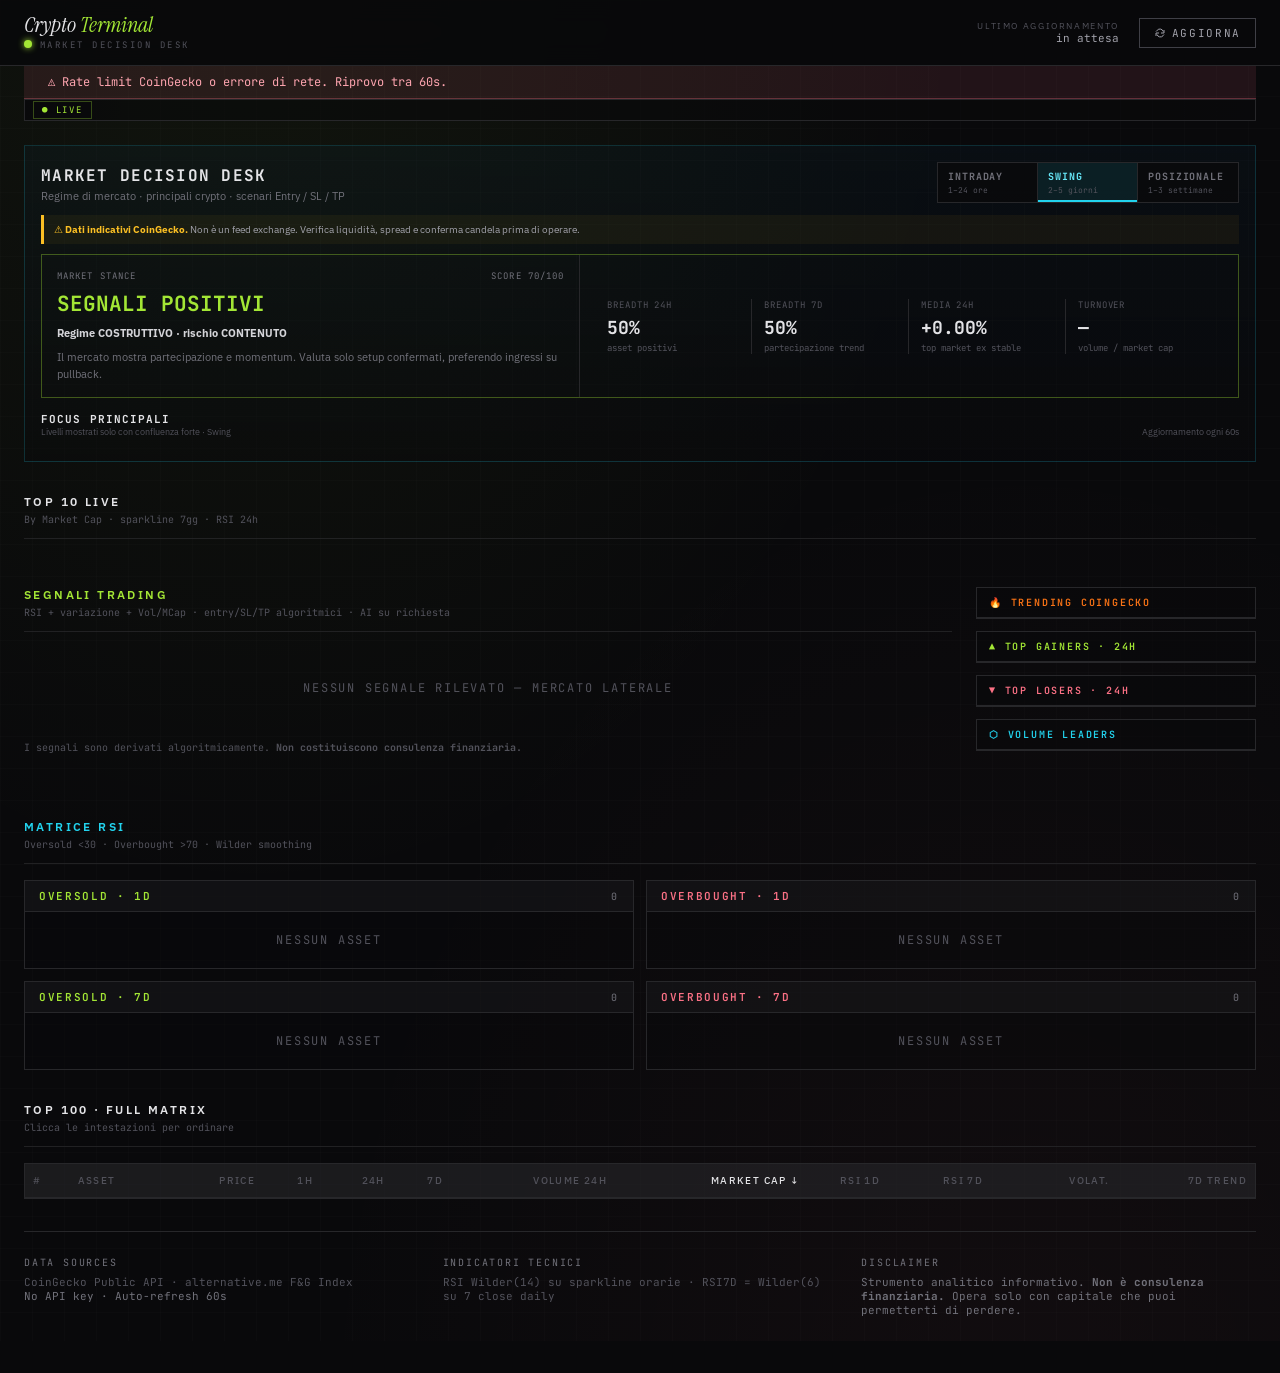
<file: app-esistente/index.html>
<!doctype html>
<html lang="it">
<head>
  <meta charset="UTF-8">
  <meta name="viewport" content="width=device-width, initial-scale=1">
  <meta name="color-scheme" content="dark">
  <meta name="description" content="Dashboard crypto con overview di mercato, KPI, indicatori tecnici e scenari condizionali Entry, Stop Loss e Take Profit.">
  <title>Crypto Terminal · Market Decision Desk</title>
  <link rel="icon" href="data:image/svg+xml,<svg xmlns='http://www.w3.org/2000/svg' viewBox='0 0 32 32'><rect width='32' height='32' fill='%2309090b'/><circle cx='16' cy='16' r='7' fill='%23a3e635'/></svg>">
  <style>
    html{background:#09090b;color:#e4e4e7;font-family:Arial,sans-serif}body{margin:0}img{max-width:100%;height:auto}.header{display:flex;align-items:center;justify-content:space-between;gap:16px;padding:14px 24px}.container{max-width:1600px;margin:auto;padding:0 24px}.tick-img,.coin-img-sm{width:18px;height:18px}.coin-img,.decision-asset img{width:28px;height:28px}.style-warning,.bundle-error{display:block;background:#7f1d1d;color:#fff;padding:10px 24px;font:600 13px Arial,sans-serif}.bundle-error{margin:24px;border:1px solid #fb7185}
  </style>
  <link rel="stylesheet" href="./style.css?v=3">
</head>
<body>
  <header class="header">
    <div>
      <div class="logo">Crypto <span>Terminal</span></div>
      <div class="logo-sub"><span class="pulse" aria-hidden="true"></span> Market Decision Desk</div>
    </div>
    <div class="header-right">
      <div class="header-meta">
        <div class="label">Ultimo aggiornamento</div>
        <div class="val" id="last-sync" aria-live="polite">in attesa</div>
      </div>
      <button class="btn-refresh" id="btn-refresh" type="button" aria-label="Aggiorna i dati di mercato">
        <svg aria-hidden="true" viewBox="0 0 24 24" fill="none" stroke="currentColor" stroke-width="2"><path d="M20 6v6h-6M4 18v-6h6"/><path d="M18.5 9a7 7 0 0 0-12-2.5L4 9m2 6a7 7 0 0 0 12 2.5L20 15"/></svg>
        Aggiorna
      </button>
    </div>
  </header>

  <div class="style-warning" role="status">Configurazione incompleta: caricare style.css accanto a index.html.</div>

  <main class="container" id="app">
    <div class="loading-screen">
      <span class="spin lg" aria-hidden="true"></span>
      <span class="mono text-muted">Caricamento dati di mercato…</span>
    </div>
  </main>

  <noscript>Questa dashboard richiede JavaScript per recuperare e analizzare i dati di mercato.</noscript>
  <script src="./indicators.js?v=3" defer></script>
  <script src="./app.js?v=3" defer></script>
  <script>
    window.addEventListener('DOMContentLoaded', function () {
      window.setTimeout(function () {
        if (window.CRYPTO_APP_BUNDLE_LOADED === true && typeof window.calcRSI === 'function') return;
        var app = document.getElementById('app');
        if (app) app.innerHTML = '<div class="bundle-error"><strong>Applicazione non caricata.</strong><br>Caricare app.js e indicators.js accanto a index.html, quindi aggiornare la pagina.</div>';
      }, 1200);
    });
  </script>
</body>
</html>
</file>
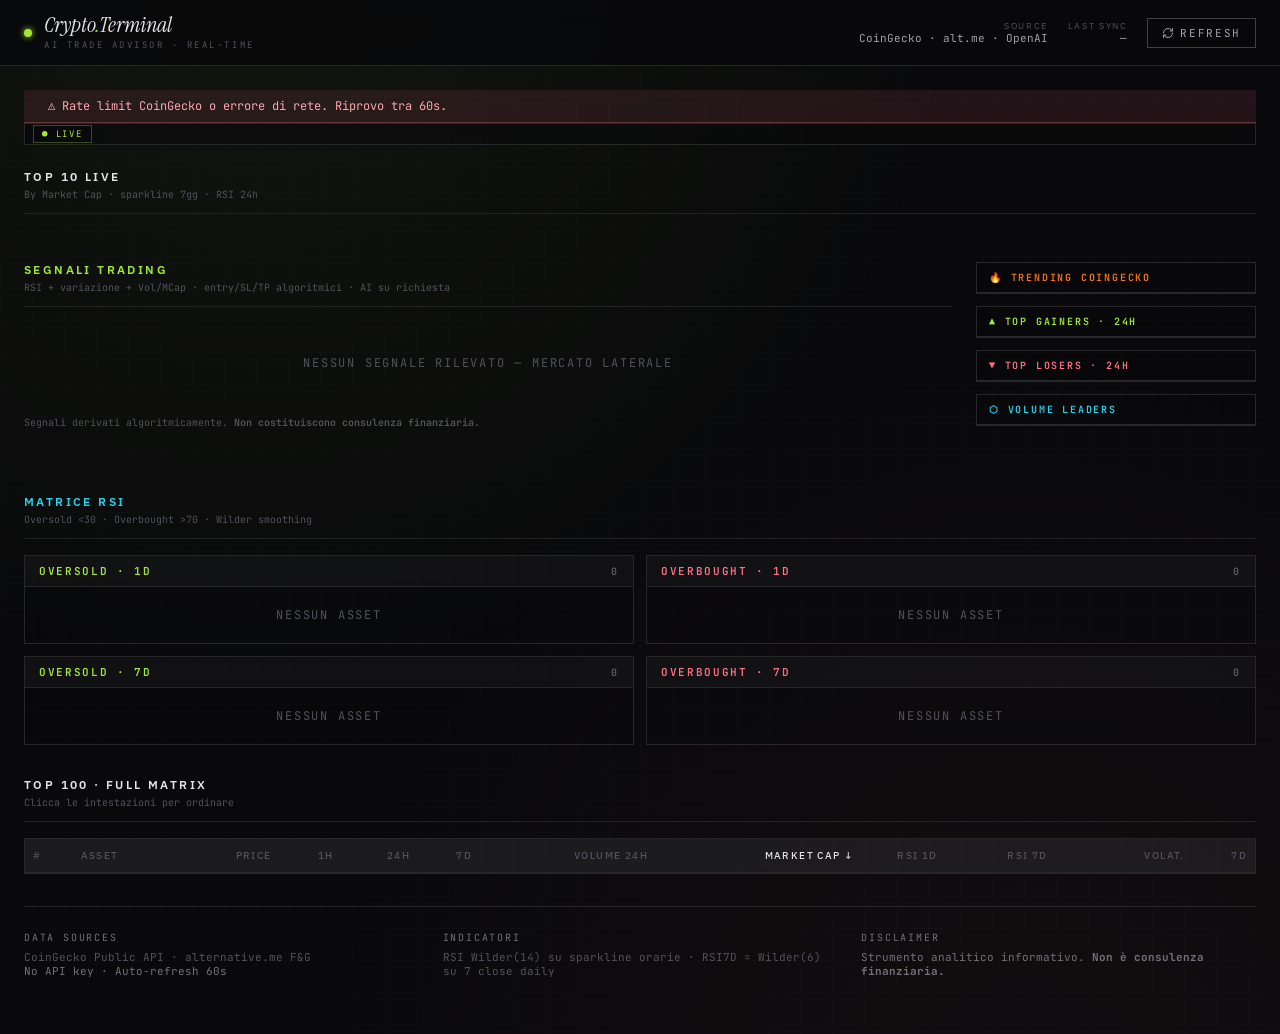
<file: app-esistente/crypto.html>
<!DOCTYPE html>
<html lang="it">
<head>
<meta charset="UTF-8">
<meta name="viewport" content="width=device-width, initial-scale=1.0">
<title>Crypto Terminal · AI Trade Advisor</title>
<meta name="description" content="Real-time crypto dashboard: analisi tecnica, RSI, segnali di trading, proposte AI con entry/SL/TP.">
<link rel="icon" href="data:image/svg+xml,<svg xmlns='http://www.w3.org/2000/svg' viewBox='0 0 32 32'><rect width='32' height='32' fill='%2309090b'/><circle cx='16' cy='16' r='7' fill='%23a3e635'/></svg>">
<link rel="preconnect" href="https://fonts.googleapis.com">
<link rel="preconnect" href="https://fonts.gstatic.com" crossorigin>
<link href="https://fonts.googleapis.com/css2?family=IBM+Plex+Sans:wght@300;400;500;600;700&family=JetBrains+Mono:wght@400;500;600;700&family=Instrument+Serif:ital@0;1&display=swap" rel="stylesheet">
<style>
*,*::before,*::after{box-sizing:border-box;margin:0;padding:0}
html{scroll-behavior:smooth}
body{font-family:'IBM Plex Sans',system-ui,sans-serif;background:#09090b;color:#e4e4e7;-webkit-font-smoothing:antialiased;min-height:100vh;background-image:radial-gradient(ellipse at 20% -10%,rgba(163,230,53,.06),transparent 50%),radial-gradient(ellipse at 80% 110%,rgba(251,113,133,.04),transparent 50%),linear-gradient(rgba(255,255,255,.012) 1px,transparent 1px),linear-gradient(90deg,rgba(255,255,255,.012) 1px,transparent 1px);background-size:auto,auto,32px 32px,32px 32px}
.mono{font-family:'JetBrains Mono',monospace;font-feature-settings:"tnum" 1}
.fw6{font-weight:600}.fw7{font-weight:700}
.text-muted{color:#71717a}.text-xs{font-size:11px}.text-sm{font-size:13px}
.up{color:#a3e635}.dn{color:#fb7185}.flex-1{flex:1}
::-webkit-scrollbar{width:6px;height:6px}
::-webkit-scrollbar-track{background:#09090b}
::-webkit-scrollbar-thumb{background:#27272a;border-radius:3px}
::-webkit-scrollbar-thumb:hover{background:#3f3f46}

/* Header */
.header{position:sticky;top:0;z-index:40;background:rgba(9,9,11,.88);backdrop-filter:blur(12px);border-bottom:1px solid #27272a;padding:14px 24px;display:flex;align-items:center;justify-content:space-between;gap:16px}
.logo{font-family:'Instrument Serif',serif;font-style:italic;font-size:22px;line-height:1}
.logo span{color:#a3e635}
.logo-sub{font-size:9px;text-transform:uppercase;letter-spacing:.28em;color:#52525b;font-family:'JetBrains Mono',monospace;margin-top:3px}
.pulse{display:inline-block;width:8px;height:8px;background:#a3e635;border-radius:50%;animation:pulse-dot 1.5s ease-in-out infinite;box-shadow:0 0 6px #a3e635}
.header-right{display:flex;align-items:center;gap:20px}
.header-meta{text-align:right}
.header-meta .label{font-size:9px;text-transform:uppercase;letter-spacing:.18em;color:#52525b}
.header-meta .val{font-size:11px;font-family:'JetBrains Mono',monospace;color:#a1a1aa}
.btn-refresh{display:flex;align-items:center;gap:6px;padding:7px 14px;border:1px solid #3f3f46;background:transparent;color:#a1a1aa;cursor:pointer;font-size:11px;text-transform:uppercase;letter-spacing:.15em;font-family:'JetBrains Mono',monospace;transition:border-color .2s,color .2s,background .2s}
.btn-refresh:hover{border-color:rgba(163,230,53,.5);color:#a3e635;background:rgba(163,230,53,.04)}
.btn-refresh svg{width:12px;height:12px}
.spinning svg{animation:spin 1s linear infinite}

/* Layout */
.container{max-width:1600px;margin:0 auto;padding:0 24px}
.error-bar{background:rgba(251,113,133,.1);border-bottom:1px solid rgba(251,113,133,.3);padding:8px 24px;font-size:12px;color:#fda4af;font-family:'JetBrains Mono',monospace}
.section{margin-bottom:32px}
.main-grid{display:grid;grid-template-columns:1fr 280px;gap:24px;margin-bottom:32px}
.sec-head{margin-bottom:16px;padding-bottom:12px;border-bottom:1px solid rgba(39,39,42,.8)}
.sec-title{font-size:12px;font-weight:600;text-transform:uppercase;letter-spacing:.2em;color:#e4e4e7}
.sec-sub{font-size:10px;color:#52525b;margin-top:4px}
.loading-screen{display:flex;flex-direction:column;align-items:center;justify-content:center;min-height:60vh;gap:16px}

/* Ticker */
.ticker-wrap{position:relative;overflow:hidden;border:1px solid #27272a;background:rgba(9,9,11,.6);margin-bottom:24px}
.ticker{display:flex;animation:scroll-x 100s linear infinite;padding:10px 0;white-space:nowrap}
.tick-item{display:inline-flex;align-items:center;gap:6px;padding:0 20px;border-right:1px solid rgba(39,39,42,.6)}
.tick-img{width:16px;height:16px;border-radius:50%}
.ticker-live{position:absolute;left:8px;top:50%;transform:translateY(-50%);z-index:10;font-size:9px;letter-spacing:.2em;color:#a3e635;background:#09090b;padding:2px 8px;border:1px solid rgba(163,230,53,.3);font-family:'JetBrains Mono',monospace}
.ticker-fade{position:absolute;top:0;bottom:0;width:100px;z-index:9;pointer-events:none}
.ticker-fade.left{left:0;background:linear-gradient(to right,#09090b,transparent)}
.ticker-fade.right{right:0;background:linear-gradient(to left,#09090b,transparent)}

/* KPI */
.kpi-bar{display:grid;grid-template-columns:repeat(6,1fr);border:1px solid #27272a;gap:1px;background:#27272a;margin-bottom:32px}
.kpi-item{background:#09090b;padding:16px 20px}
.kpi-item.accent{background:rgba(163,230,53,.02);border-left:1px solid rgba(163,230,53,.25)}
.kpi-label{font-size:9px;text-transform:uppercase;letter-spacing:.18em;color:#52525b;margin-bottom:6px}
.kpi-val{font-size:22px;font-weight:700;color:#e4e4e7}
.kpi-item.accent .kpi-val{color:#a3e635}
.kpi-sub{font-size:11px;color:#71717a;margin-top:2px}
.fng-item{display:flex;align-items:center}
.fng-wrap{display:flex;align-items:center;gap:10px}

/* Top 10 */
.top10-grid{display:grid;grid-template-columns:repeat(5,1fr);gap:8px}
.top10-card{background:rgba(9,9,11,.7);border:1px solid #27272a;padding:12px;position:relative;transition:border-color .2s}
.top10-card:hover{border-color:rgba(163,230,53,.3)}
.top10-rank{position:absolute;top:8px;right:8px;font-size:9px;color:#52525b;font-family:'JetBrains Mono',monospace}
.top10-head{display:flex;align-items:center;gap:8px;margin-bottom:8px}
.top10-price{font-size:15px;margin-bottom:4px}
.top10-row{display:flex;align-items:center;justify-content:space-between;margin-bottom:6px}
.top10-spark{margin:0 -4px}
.coin-img{width:26px;height:26px;border-radius:50%}
.coin-img-sm{width:18px;height:18px;border-radius:50%}

/* Signals */
.sig-row{display:flex;align-items:flex-start;gap:12px;padding:12px;margin-bottom:6px;border-left:3px solid #3f3f46;background:rgba(9,9,11,.6);transition:background .15s}
.sig-row:hover{background:rgba(39,39,42,.4)}
.sig-row.sig-strong_buy{border-color:#a3e635}
.sig-row.sig-buy{border-color:#34d399}
.sig-row.sig-breakout{border-color:#22d3ee}
.sig-row.sig-accumulate{border-color:#2dd4bf}
.sig-row.sig-strong_sell{border-color:#fb7185}
.sig-row.sig-sell{border-color:#f87171}
.sig-row.sig-breakdown{border-color:#fb923c}
.sig-body{flex:1;min-width:0}
.sig-top{display:flex;align-items:center;gap:8px;flex-wrap:wrap;margin-bottom:4px}
.sig-mid{display:flex;align-items:center;gap:10px;flex-wrap:wrap;margin-bottom:6px}
.sig-right{display:flex;flex-direction:column;align-items:flex-end;gap:4px;min-width:80px}
.sig-score{font-size:20px;font-weight:700}
.rsi-sm{display:flex;align-items:center;gap:4px;font-size:10px;color:#71717a}
.algo-levels{display:flex;flex-wrap:wrap;gap:6px;margin-bottom:6px}
.lv-tag{font-size:10px;padding:2px 8px;border:1px solid #3f3f46;background:rgba(39,39,42,.4);color:#71717a;font-family:'JetBrains Mono',monospace}
.lv-tag.sl{border-color:rgba(251,113,133,.3)}
.lv-tag.tp{border-color:rgba(163,230,53,.25)}

/* Badges */
.sig-badge{font-size:9px;padding:2px 7px;letter-spacing:.14em;text-transform:uppercase;font-family:'JetBrains Mono',monospace;border:1px solid}
.sig-sbuy{color:#a3e635;background:rgba(163,230,53,.08);border-color:rgba(163,230,53,.35)}
.sig-buy{color:#34d399;background:rgba(52,211,153,.08);border-color:rgba(52,211,153,.35)}
.sig-brk{color:#22d3ee;background:rgba(34,211,238,.08);border-color:rgba(34,211,238,.35)}
.sig-acc{color:#2dd4bf;background:rgba(45,212,191,.08);border-color:rgba(45,212,191,.35)}
.sig-ssell{color:#fb7185;background:rgba(251,113,133,.08);border-color:rgba(251,113,133,.35)}
.sig-sell{color:#f87171;background:rgba(248,113,113,.08);border-color:rgba(248,113,113,.35)}
.sig-brkd{color:#fb923c;background:rgba(251,146,60,.08);border-color:rgba(251,146,60,.35)}
.rsi-badge{font-size:11px;padding:2px 7px;border:1px solid;font-family:'JetBrains Mono',monospace;letter-spacing:.08em}
.rsi-os{color:#a3e635;background:rgba(163,230,53,.08);border-color:rgba(163,230,53,.3)}
.rsi-ob{color:#fb7185;background:rgba(251,113,133,.08);border-color:rgba(251,113,133,.3)}
.rsi-bull{color:#fbbf24;background:rgba(251,191,36,.05);border-color:rgba(251,191,36,.2)}
.rsi-bear{color:#6ee7b7;background:rgba(110,231,183,.05);border-color:rgba(110,231,183,.2)}
.rsi-neu{color:#71717a;background:rgba(113,113,122,.05);border-color:rgba(113,113,122,.2)}

/* AI */
.ai-btn{padding:5px 10px;font-size:10px;border:1px solid rgba(163,230,53,.4);background:rgba(163,230,53,.06);color:#a3e635;cursor:pointer;font-family:'JetBrains Mono',monospace;letter-spacing:.1em;text-transform:uppercase;transition:background .2s,border-color .2s;margin-top:6px}
.ai-btn:hover:not(:disabled){background:rgba(163,230,53,.12)}
.ai-btn:disabled{opacity:.5;cursor:not-allowed}
.ai-zone{margin-top:8px}
.ai-loading{font-size:11px;color:#71717a;display:flex;align-items:center;gap:8px;padding:6px 0}
.ai-error{font-size:11px;color:#fb7185;padding:6px 0}
.ai-result{border:1px solid rgba(163,230,53,.2);background:rgba(163,230,53,.03);padding:12px;margin-top:4px}
.ai-header{display:flex;align-items:center;flex-wrap:wrap;gap:8px;margin-bottom:8px}
.ai-label{font-size:9px;text-transform:uppercase;letter-spacing:.2em;color:#a3e635;font-family:'JetBrains Mono',monospace}
.ai-conf{font-size:10px;color:#71717a}
.ai-conf.conf-alto{color:#fb7185}
.ai-conf.conf-medio{color:#fbbf24}
.ai-conf.conf-basso{color:#a3e635}
.ai-tf{font-size:10px;color:#52525b}
.ai-text{font-size:12px;color:#a1a1aa;line-height:1.5;margin-bottom:10px}
.ai-note{font-size:11px;color:#71717a;margin-top:8px;border-top:1px solid rgba(39,39,42,.8);padding-top:8px}
.dir-badge{font-size:10px;padding:2px 8px;font-family:'JetBrains Mono',monospace;letter-spacing:.12em;border:1px solid}
.dir-badge.long{color:#a3e635;border-color:rgba(163,230,53,.4);background:rgba(163,230,53,.08)}
.dir-badge.short{color:#fb7185;border-color:rgba(251,113,133,.4);background:rgba(251,113,133,.08)}
.dir-badge.neu{color:#71717a;border-color:rgba(113,113,122,.3);background:transparent}
.levels-grid{display:flex;flex-wrap:wrap;gap:6px}
.lv{padding:6px 12px;border:1px solid #27272a;background:rgba(9,9,11,.5);min-width:80px}
.lv-label{font-size:8px;text-transform:uppercase;letter-spacing:.18em;color:#52525b;margin-bottom:3px}
.lv-val{font-size:13px;font-weight:600}
.lv-pct{font-size:10px}
.lv.entry{border-color:rgba(113,113,122,.3)}
.lv.sl{border-color:rgba(251,113,133,.25)}
.lv.tp{border-color:rgba(163,230,53,.2)}

/* Sidebar */
.sidebar-block{background:rgba(9,9,11,.5);border:1px solid #27272a;margin-bottom:12px}
.sb-title{font-size:10px;text-transform:uppercase;letter-spacing:.18em;font-weight:600;padding:8px 12px;border-bottom:1px solid #27272a;font-family:'JetBrains Mono',monospace}
.mini-row{display:flex;align-items:center;gap:8px;padding:6px 12px;border-bottom:1px solid rgba(39,39,42,.5)}
.mini-row:last-child{border-bottom:none}

/* RSI Matrix */
.rsi-grid{display:grid;grid-template-columns:1fr 1fr;gap:12px}
.rsi-box{border:1px solid #27272a;background:rgba(9,9,11,.4)}
.rsi-box-head{display:flex;align-items:center;justify-content:space-between;padding:8px 14px;border-bottom:1px solid #27272a;font-size:11px;font-weight:600;font-family:'JetBrains Mono',monospace;text-transform:uppercase;letter-spacing:.15em;background:rgba(39,39,42,.3)}
.rsi-count{font-size:10px;font-weight:400;color:#71717a}
.rsi-row{display:flex;align-items:center;gap:8px;padding:7px 14px;border-bottom:1px solid rgba(39,39,42,.4)}
.rsi-row:last-child{border-bottom:none}

/* Table */
.table-wrap{border:1px solid #27272a;overflow-x:auto}
.data-table{width:100%;min-width:1100px;border-collapse:collapse;font-size:12px}
.data-table thead{background:rgba(39,39,42,.6);border-bottom:1px solid #27272a}
.data-table th{font-size:10px;text-transform:uppercase;letter-spacing:.14em;color:#52525b;font-weight:500;padding:10px 8px;cursor:default}
.data-table th.sortable{cursor:pointer;user-select:none}
.data-table th.sortable:hover{color:#a1a1aa}
.data-table th.active{color:#e4e4e7}
.th-left{text-align:left;padding-left:16px}
.th-right{text-align:right;padding-right:14px}
.th-center{text-align:center}
.data-table td{padding:8px 8px;border-bottom:1px solid rgba(39,39,42,.5)}
.data-table tr:hover td{background:rgba(39,39,42,.3)}
.td-left{text-align:left;padding-left:16px}
.td-right{text-align:right;padding-right:14px}
.td-center{text-align:center}
.coin-cell{display:flex;align-items:center;gap:8px}

/* Misc */
.empty{padding:32px 16px;text-align:center;color:#52525b;font-size:12px;font-family:'JetBrains Mono',monospace;text-transform:uppercase;letter-spacing:.15em}
.empty.sm{padding:20px}
.disclaimer{font-size:10px;color:#52525b;font-family:'JetBrains Mono',monospace;margin-top:12px;line-height:1.5}
.footer{display:grid;grid-template-columns:1fr 1fr 1fr;gap:24px;border-top:1px solid #27272a;padding:24px 0;margin-top:32px;font-size:11px;color:#52525b;font-family:'JetBrains Mono',monospace;margin-bottom:32px}
.footer-title{font-size:10px;text-transform:uppercase;letter-spacing:.18em;color:#71717a;margin-bottom:6px}
.spin{display:inline-block;width:12px;height:12px;border:2px solid rgba(163,230,53,.25);border-top-color:#a3e635;border-radius:50%;animation:spin .8s linear infinite}
.spin.lg{width:28px;height:28px;border-width:3px}

@keyframes pulse-dot{0%,100%{opacity:1}50%{opacity:.3}}
@keyframes scroll-x{0%{transform:translateX(0)}100%{transform:translateX(-50%)}}
@keyframes spin{to{transform:rotate(360deg)}}

@media(max-width:1200px){.kpi-bar{grid-template-columns:repeat(3,1fr)}.main-grid{grid-template-columns:1fr}.sidebar{display:grid;grid-template-columns:repeat(2,1fr);gap:12px}.sidebar-block{margin-bottom:0}}
@media(max-width:900px){.top10-grid{grid-template-columns:repeat(3,1fr)}.kpi-bar{grid-template-columns:repeat(2,1fr)}.rsi-grid{grid-template-columns:1fr}.footer{grid-template-columns:1fr}.header-meta{display:none}}
@media(max-width:600px){.container{padding:0 16px}.kpi-bar{grid-template-columns:1fr 1fr}.top10-grid{grid-template-columns:repeat(2,1fr)}.sidebar{grid-template-columns:1fr}.main-grid{gap:16px}}
</style>
</head>
<body>

<header class="header">
  <div style="display:flex;align-items:center;gap:12px">
    <span class="pulse"></span>
    <div>
      <div class="logo">Crypto<span>.</span>Terminal</div>
      <div class="logo-sub">AI Trade Advisor · Real-Time</div>
    </div>
  </div>
  <div class="header-right">
    <div class="header-meta">
      <div class="label">Source</div>
      <div class="val mono">CoinGecko · alt.me · OpenAI</div>
    </div>
    <div class="header-meta">
      <div class="label">Last Sync</div>
      <div class="val mono" id="last-sync">—</div>
    </div>
    <button class="btn-refresh" id="btn-refresh">
      <svg viewBox="0 0 24 24" fill="none" stroke="currentColor" stroke-width="2" stroke-linecap="round" stroke-linejoin="round">
        <path d="M3 12a9 9 0 0 1 9-9 9.75 9.75 0 0 1 6.74 2.74L21 8"/>
        <path d="M21 3v5h-5"/>
        <path d="M21 12a9 9 0 0 1-9 9 9.75 9.75 0 0 1-6.74-2.74L3 16"/>
        <path d="M8 16H3v5"/>
      </svg>
      Refresh
    </button>
  </div>
</header>

<div class="container">
  <div id="app" style="padding-top:24px">
    <div class="loading-screen">
      <div class="spin lg"></div>
      <div class="mono text-muted" style="font-size:13px;text-transform:uppercase;letter-spacing:.18em">Loading market data…</div>
    </div>
  </div>
</div>

<script>
// ═══════════════════════════════════════════
// INDICATORI TECNICI
// ═══════════════════════════════════════════
function calcRSI(prices,period=14){
  if(!Array.isArray(prices)||prices.length<period+1)return null;
  let gains=0,losses=0;
  for(let i=1;i<=period;i++){const d=prices[i]-prices[i-1];if(d>0)gains+=d;else losses-=d;}
  let ag=gains/period,al=losses/period;
  for(let i=period+1;i<prices.length;i++){
    const d=prices[i]-prices[i-1];
    ag=(ag*(period-1)+Math.max(0,d))/period;
    al=(al*(period-1)+Math.max(0,-d))/period;
  }
  if(al===0)return 100;if(ag===0)return 0;
  return 100-100/(1+ag/al);
}
function getDailyRSI(sp){if(!sp||sp.length<15)return null;return calcRSI(sp.slice(-Math.min(48,sp.length)),14);}
function getWeeklyRSI(sp){
  if(!sp||sp.length<7)return null;
  const hpd=sp.length/7,daily=[];
  for(let i=1;i<=7;i++){const idx=Math.min(Math.round(i*hpd)-1,sp.length-1);if(sp[idx]!=null)daily.push(sp[idx]);}
  if(daily.length<7)return null;
  return calcRSI(daily,6);
}
function getVolatility(sp){
  if(!sp||sp.length<2)return null;
  const rets=[];
  for(let i=1;i<sp.length;i++)rets.push((sp[i]-sp[i-1])/sp[i-1]);
  const mean=rets.reduce((a,b)=>a+b,0)/rets.length;
  const v=rets.reduce((a,b)=>a+(b-mean)**2,0)/rets.length;
  return Math.sqrt(v)*100;
}
function generateSignal(c){
  const{rsi_1d:r1,price_change_percentage_1h_in_currency:ch1h,price_change_percentage_24h_in_currency:ch24,price_change_percentage_7d_in_currency:ch7d,total_volume:vol,market_cap:mc}=c;
  const vr=mc?vol/mc:0;
  if(r1!=null&&r1<30&&ch1h>0&&vr>0.05)return{type:'STRONG_BUY',label:'STRONG BUY',score:85+Math.min(15,30-r1),reason:'Oversold + reversal in atto',priority:1};
  if(r1!=null&&r1<40&&ch24>-5&&ch7d>0)return{type:'BUY',label:'BUY',score:65+Math.min(15,40-r1),reason:'Oversold con trend positivo settimanale',priority:2};
  if(r1!=null&&r1>70&&ch1h<0)return{type:'STRONG_SELL',label:'STRONG SELL',score:85+Math.min(15,r1-70),reason:'Overbought + correzione iniziata',priority:1};
  if(ch24>12&&vr>0.15&&(r1==null||r1<75))return{type:'BREAKOUT',label:'BREAKOUT',score:75+Math.min(20,ch24-12),reason:'Rottura rialzista con volumi alti',priority:2};
  if(ch24<-12&&vr>0.15)return{type:'BREAKDOWN',label:'BREAKDOWN',score:75+Math.min(20,-ch24-12),reason:'Rottura ribassista con volumi alti',priority:2};
  if(r1!=null&&r1>60&&ch24<3&&ch7d<0)return{type:'SELL',label:'SELL',score:60+Math.min(15,r1-60),reason:'Overbought con trend negativo',priority:3};
  if(r1!=null&&r1>=45&&r1<=65&&ch7d>5&&ch24>0)return{type:'ACCUMULATE',label:'ACCUMULATE',score:55+Math.min(20,ch7d),reason:'Uptrend solido, RSI neutro',priority:3};
  return null;
}
function calcTradeLevels(c){
  const sig=c.signal;if(!sig)return null;
  const price=c.current_price,vol=c.volatility||2;
  const isLong=['STRONG_BUY','BUY','BREAKOUT','ACCUMULATE'].includes(sig.type);
  const isShort=['STRONG_SELL','SELL','BREAKDOWN'].includes(sig.type);
  if(!isLong&&!isShort)return null;
  const riskPct=Math.max(0.02,Math.min(0.12,(vol/100)*1.5));
  const rr=sig.type.includes('STRONG')||sig.type==='BREAKOUT'?2.5:2.0;
  if(isLong){const sl=price*(1-riskPct),risk=price-sl;return{direction:'LONG',entry:price,stop_loss:sl,tp1:price+risk*1.2,tp2:price+risk*rr,tp3:price+risk*(rr*1.6)};}
  else{const sl=price*(1+riskPct),risk=sl-price;return{direction:'SHORT',entry:price,stop_loss:sl,tp1:price-risk*1.2,tp2:price-risk*rr,tp3:price-risk*(rr*1.6)};}
}
function sparklineSVG(data,positive,w=120,h=30){
  if(!data||data.length<2)return`<svg width="${w}" height="${h}"></svg>`;
  const min=Math.min(...data),max=Math.max(...data),range=max-min||1;
  const pts=data.map((v,i)=>[(i/(data.length-1))*w,h-((v-min)/range)*(h-2)-1]);
  const line=pts.map((p,i)=>`${i===0?'M':'L'}${p[0].toFixed(1)},${p[1].toFixed(1)}`).join(' ');
  const area=`M${pts[0][0].toFixed(1)},${h} `+pts.map(p=>`L${p[0].toFixed(1)},${p[1].toFixed(1)}`).join(' ')+` L${w},${h} Z`;
  const col=positive?'#a3e635':'#fb7185';
  const gid=`sg${Math.random().toString(36).slice(2,7)}`;
  return`<svg width="${w}" height="${h}" viewBox="0 0 ${w} ${h}" preserveAspectRatio="none"><defs><linearGradient id="${gid}" x1="0" y1="0" x2="0" y2="1"><stop offset="0%" stop-color="${col}" stop-opacity=".35"/><stop offset="100%" stop-color="${col}" stop-opacity="0"/></linearGradient></defs><path d="${area}" fill="url(#${gid})"/><path d="${line}" stroke="${col}" stroke-width="1.5" fill="none" stroke-linejoin="round"/></svg>`;
}

// ═══════════════════════════════════════════
// APP
// ═══════════════════════════════════════════
const CGAPI='https://api.coingecko.com/api/v3';
const FNGAPI='https://api.alternative.me/fng/?limit=1';
const REFRESH_MS=60000;
let ST={coins:[],global:null,trending:[],fng:null,loading:true,error:null,lastUpdate:null,sortKey:'market_cap',sortDir:'desc',aiData:{},aiLoading:new Set(),now:Date.now()};

const fmtP=n=>{if(n==null)return'—';if(n>=1e3)return n.toLocaleString('en-US',{maximumFractionDigits:0});if(n>=1)return n.toLocaleString('en-US',{maximumFractionDigits:2});if(n>=0.01)return n.toLocaleString('en-US',{maximumFractionDigits:4});return n.toLocaleString('en-US',{maximumFractionDigits:8});};
const fmtL=n=>{if(n==null)return'—';if(n>=1e12)return(n/1e12).toFixed(2)+'T';if(n>=1e9)return(n/1e9).toFixed(2)+'B';if(n>=1e6)return(n/1e6).toFixed(2)+'M';if(n>=1e3)return(n/1e3).toFixed(2)+'K';return n.toFixed(0);};
const fmtPct=(n,d=2)=>n==null?'—':(n>=0?'+':'')+n.toFixed(d)+'%';
const pct=(v,cls='')=>v==null?`<span class="mono text-muted">—</span>`:`<span class="mono ${v>=0?'up':'dn'} ${cls}">${fmtPct(v)}</span>`;
const rsiBadge=v=>{if(v==null)return`<span class="mono text-muted">—</span>`;let cls='rsi-neu';if(v<30)cls='rsi-os';else if(v>70)cls='rsi-ob';else if(v<45)cls='rsi-bear';else if(v>55)cls='rsi-bull';return`<span class="rsi-badge ${cls}">${v.toFixed(0)}</span>`;};
const sigBadge=sig=>{if(!sig)return'';const map={STRONG_BUY:'sig-sbuy',BUY:'sig-buy',BREAKOUT:'sig-brk',ACCUMULATE:'sig-acc',STRONG_SELL:'sig-ssell',SELL:'sig-sell',BREAKDOWN:'sig-brkd'};return`<span class="sig-badge ${map[sig.type]||''}">${sig.label}</span>`;};
const dirBadge=dir=>(!dir||dir==='NEUTRALE')?`<span class="dir-badge neu">NEUTRALE</span>`:`<span class="dir-badge ${dir==='LONG'?'long':'short'}">${dir}</span>`;

async function fetchAll(silent=false){
  if(!silent){ST.loading=true;render();}
  try{
    const[coinsR,globalR,trendR]=await Promise.allSettled([
      fetch(`${CGAPI}/coins/markets?vs_currency=usd&order=market_cap_desc&per_page=100&page=1&sparkline=true&price_change_percentage=1h%2C24h%2C7d`),
      fetch(`${CGAPI}/global`),
      fetch(`${CGAPI}/search/trending`)
    ]);
    let fngData=null;
    try{const fr=await fetch(FNGAPI);if(fr.ok){const j=await fr.json();fngData=j?.data?.[0]||null;}}catch(_){}
    if(coinsR.status!=='fulfilled'||!coinsR.value.ok)throw new Error('Rate limit CoinGecko o errore di rete. Riprovo tra 60s.');
    const raw=await coinsR.value.json();
    ST.coins=raw.map(c=>{
      const sp=c.sparkline_in_7d?.price||[];
      const coin={...c,sparkline:sp,rsi_1d:getDailyRSI(sp),rsi_7d:getWeeklyRSI(sp),volatility:getVolatility(sp)};
      coin.signal=generateSignal(coin);coin.levels=calcTradeLevels(coin);return coin;
    });
    if(globalR.status==='fulfilled'&&globalR.value.ok){const g=await globalR.value.json();ST.global=g.data;}
    if(trendR.status==='fulfilled'&&trendR.value.ok){const t=await trendR.value.json();ST.trending=t.coins||[];}
    if(fngData)ST.fng=fngData;
    ST.lastUpdate=new Date();ST.error=null;
  }catch(e){ST.error=e.message||'Errore sconosciuto';}
  finally{ST.loading=false;render();}
}

async function requestAI(coinId){
  const coin=ST.coins.find(c=>c.id===coinId);
  if(!coin||ST.aiLoading.has(coinId))return;
  ST.aiLoading.add(coinId);renderAICard(coinId);
  const fngVal=ST.fng?parseInt(ST.fng.value,10):null;
  const mkt={fng:fngVal??'—',btcDom:ST.global?.market_cap_percentage?.btc?.toFixed(1)??'—',mcapChange:ST.global?.market_cap_change_percentage_24h_usd?.toFixed(2)??'—'};
  const payload={
    coin:{name:coin.name,symbol:coin.symbol.toUpperCase(),price:fmtP(coin.current_price),ch1h:(coin.price_change_percentage_1h_in_currency??0).toFixed(2),ch24h:(coin.price_change_percentage_24h_in_currency??0).toFixed(2),ch7d:(coin.price_change_percentage_7d_in_currency??0).toFixed(2),rsi1d:coin.rsi_1d!=null?coin.rsi_1d.toFixed(1):'—',rsi7d:coin.rsi_7d!=null?coin.rsi_7d.toFixed(1):'—',volatility:coin.volatility!=null?coin.volatility.toFixed(2):'—',volRatio:coin.market_cap?((coin.total_volume/coin.market_cap)*100).toFixed(2):'—',signal:coin.signal?coin.signal.label:'nessuno',rank:coin.market_cap_rank},
    market:mkt
  };
  try{
    const res=await fetch('api/ai.php',{method:'POST',headers:{'Content-Type':'application/json'},body:JSON.stringify(payload)});
    const data=await res.json();
    if(!res.ok||data.error)throw new Error(data.error||'Errore server');
    ST.aiData[coinId]={ok:true,data};
  }catch(e){ST.aiData[coinId]={ok:false,error:e.message};}
  finally{ST.aiLoading.delete(coinId);renderAICard(coinId);}
}

function renderAICard(coinId){
  const el=document.querySelector(`[data-ai="${coinId}"]`);if(!el)return;
  if(ST.aiLoading.has(coinId)){el.innerHTML=`<div class="ai-loading"><span class="spin"></span> Analisi AI in corso…</div>`;return;}
  const r=ST.aiData[coinId];if(!r){el.innerHTML='';return;}
  if(!r.ok){el.innerHTML=`<div class="ai-error">⚠ ${r.error}</div>`;return;}
  const d=r.data,coin=ST.coins.find(c=>c.id===coinId);
  el.innerHTML=`<div class="ai-result">
    <div class="ai-header">
      <span class="ai-label">● AI Analysis</span>
      ${dirBadge(d.direzione)}
      <span class="ai-conf conf-${d.rischio?.toLowerCase()}">${d.rischio} RISCHIO</span>
      <span class="ai-conf">Confidenza: <strong>${d.confidenza}%</strong></span>
      <span class="ai-tf mono">${d.timeframe}</span>
    </div>
    <p class="ai-text">${d.analisi}</p>
    <div class="levels-grid">
      <div class="lv entry"><div class="lv-label">ENTRY</div><div class="lv-val mono">$${fmtP(d.entry)}</div></div>
      <div class="lv sl"><div class="lv-label">STOP LOSS</div><div class="lv-val mono dn">$${fmtP(d.stop_loss)}</div><div class="lv-pct mono">${coin?fmtPct(((d.stop_loss-d.entry)/d.entry)*100):''}</div></div>
      <div class="lv tp"><div class="lv-label">TP 1</div><div class="lv-val mono up">$${fmtP(d.take_profit_1)}</div><div class="lv-pct mono">${coin?fmtPct(((d.take_profit_1-d.entry)/d.entry)*100):''}</div></div>
      <div class="lv tp"><div class="lv-label">TP 2</div><div class="lv-val mono up">$${fmtP(d.take_profit_2)}</div><div class="lv-pct mono">${coin?fmtPct(((d.take_profit_2-d.entry)/d.entry)*100):''}</div></div>
      ${d.take_profit_3?`<div class="lv tp"><div class="lv-label">TP 3</div><div class="lv-val mono up">$${fmtP(d.take_profit_3)}</div><div class="lv-pct mono">${coin?fmtPct(((d.take_profit_3-d.entry)/d.entry)*100):''}</div></div>`:''}
    </div>
    ${d.note?`<p class="ai-note">📌 ${d.note}</p>`:''}
  </div>`;
}

function buildTicker(coins){
  return[...coins.slice(0,10),...coins.slice(0,10)].map(c=>{
    const ch=c.price_change_percentage_24h_in_currency;
    return`<span class="tick-item"><img src="${c.image}" class="tick-img" loading="lazy"><span class="mono fw6 text-sm">${c.symbol.toUpperCase()}</span><span class="mono">$${fmtP(c.current_price)}</span>${pct(ch)}</span>`;
  }).join('');
}

function buildKPI(g,coins,sentiment){
  const avg24=coins.reduce((s,c)=>s+(c.price_change_percentage_24h_in_currency||0),0)/Math.max(1,coins.length);
  const pos=coins.filter(c=>(c.price_change_percentage_24h_in_currency||0)>0).length;
  const fngVal=sentiment.value??50,fngCol=fngVal>=75?'#a3e635':fngVal>=55?'#84cc16':fngVal>=45?'#a1a1aa':fngVal>=25?'#f97316':'#fb7185';
  const fngAngle=(fngVal/100)*180-90;
  return`
    <div class="kpi-item accent"><div class="kpi-label">Market Cap</div><div class="kpi-val mono">$${fmtL(g.total_market_cap?.usd)}</div><div class="kpi-sub mono ${(g.market_cap_change_percentage_24h_usd||0)>=0?'up':'dn'}">${fmtPct(g.market_cap_change_percentage_24h_usd)}</div></div>
    <div class="kpi-item"><div class="kpi-label">Volume 24h</div><div class="kpi-val mono">$${fmtL(g.total_volume?.usd)}</div><div class="kpi-sub mono">${g.total_market_cap?.usd?((g.total_volume.usd/g.total_market_cap.usd)*100).toFixed(2)+'% MCap':''}</div></div>
    <div class="kpi-item"><div class="kpi-label">BTC Dominance</div><div class="kpi-val mono">${g.market_cap_percentage?.btc?.toFixed(1)}%</div><div class="kpi-sub mono">ETH ${g.market_cap_percentage?.eth?.toFixed(1)}%</div></div>
    <div class="kpi-item"><div class="kpi-label">Cryptos Attive</div><div class="kpi-val mono">${fmtL(g.active_cryptocurrencies)}</div><div class="kpi-sub mono">${g.markets} markets</div></div>
    <div class="kpi-item"><div class="kpi-label">Top 100 · 24h Avg</div><div class="kpi-val mono ${avg24>=0?'up':'dn'}">${fmtPct(avg24)}</div><div class="kpi-sub mono">${pos}/100 positive</div></div>
    <div class="kpi-item fng-item"><div class="fng-wrap">
      <svg viewBox="0 0 100 60" width="90" height="55">
        <defs><linearGradient id="fng-g" x1="0" y1="0" x2="1" y2="0"><stop offset="0%" stop-color="#fb7185"/><stop offset="25%" stop-color="#f97316"/><stop offset="50%" stop-color="#a1a1aa"/><stop offset="75%" stop-color="#84cc16"/><stop offset="100%" stop-color="#a3e635"/></linearGradient></defs>
        <path d="M 8 50 A 42 42 0 0 1 92 50" stroke="url(#fng-g)" stroke-width="6" fill="none" stroke-linecap="round"/>
        <g transform="rotate(${fngAngle} 50 50)"><line x1="50" y1="50" x2="50" y2="14" stroke="#f4f4f5" stroke-width="1.5" stroke-linecap="round"/><circle cx="50" cy="50" r="3" fill="#f4f4f5"/></g>
      </svg>
      <div><div class="kpi-label">Fear & Greed</div><div class="kpi-val mono" style="color:${fngCol}">${fngVal}</div><div class="kpi-sub" style="color:${fngCol};font-size:9px">${sentiment.label||'—'}</div></div>
    </div></div>`;
}

function buildTop10(coins){
  return coins.slice(0,10).map(c=>{
    const ch=c.price_change_percentage_24h_in_currency,pos=(ch??0)>=0;
    return`<div class="top10-card"><div class="top10-rank">#${c.market_cap_rank}</div>
      <div class="top10-head"><img src="${c.image}" class="coin-img" loading="lazy"><div><div class="mono fw6 text-xs">${c.symbol.toUpperCase()}</div><div class="text-muted" style="font-size:10px">${c.name}</div></div></div>
      <div class="mono top10-price">$${fmtP(c.current_price)}</div>
      <div class="top10-row">${pct(ch,'text-xs')}${rsiBadge(c.rsi_1d)}</div>
      <div class="top10-spark">${sparklineSVG(c.sparkline,pos,140,30)}</div>
    </div>`;
  }).join('');
}

function buildSignals(coins){
  const sigs=coins.filter(c=>c.signal).sort((a,b)=>{if(a.signal.priority!==b.signal.priority)return a.signal.priority-b.signal.priority;return b.signal.score-a.signal.score;}).slice(0,15);
  if(!sigs.length)return`<div class="empty">Nessun segnale rilevato — mercato laterale</div>`;
  return sigs.map(c=>{
    const sig=c.signal,lvl=c.levels,ch24=c.price_change_percentage_24h_in_currency;
    const aiLd=ST.aiLoading.has(c.id),aiR=ST.aiData[c.id];
    const levelBar=lvl?`<div class="algo-levels"><span class="lv-tag">ENTRY <span class="mono">$${fmtP(lvl.entry)}</span></span><span class="lv-tag sl">SL <span class="mono dn">$${fmtP(lvl.stop_loss)}</span></span><span class="lv-tag tp">TP1 <span class="mono up">$${fmtP(lvl.tp1)}</span></span><span class="lv-tag tp">TP2 <span class="mono up">$${fmtP(lvl.tp2)}</span></span></div>`:'';
    const btnLabel=aiLd?'<span class="spin"></span> Carico…':(aiR?'↻ Rianalizza AI':'✦ Analisi AI');
    return`<div class="sig-row sig-${sig.type.toLowerCase()}">
      <img src="${c.image}" class="coin-img" loading="lazy">
      <div class="sig-body">
        <div class="sig-top"><span class="mono fw6 text-xs">${c.symbol.toUpperCase()}</span>${sigBadge(sig)}<span class="text-muted" style="font-size:10px">${sig.reason}</span></div>
        <div class="sig-mid"><span class="mono">$${fmtP(c.current_price)}</span>${pct(ch24)}<span class="rsi-sm">RSI1D ${rsiBadge(c.rsi_1d)}</span><span class="rsi-sm">RSI7D ${rsiBadge(c.rsi_7d)}</span>${c.volatility!=null?`<span class="mono text-muted text-xs">Vol ${c.volatility.toFixed(1)}%</span>`:''}</div>
        ${levelBar}
        <div class="ai-zone" data-ai="${c.id}"></div>
      </div>
      <div class="sig-right">
        <div class="mono sig-score">${sig.score.toFixed(0)}</div>
        <div style="font-size:9px;color:#71717a">CONF.</div>
        <button class="ai-btn" onclick="requestAI('${c.id}')" ${aiLd?'disabled':''}>${btnLabel}</button>
      </div>
    </div>`;
  }).join('');
}

function buildRSI(coins,period,type){
  const key=period==='1d'?'rsi_1d':'rsi_7d',isOver=type==='oversold';
  const filtered=coins.filter(c=>{const r=c[key];return r!=null&&(isOver?r<30:r>70);}).sort((a,b)=>{const ra=a[key],rb=b[key];return isOver?ra-rb:rb-ra;}).slice(0,10);
  const cls=isOver?'up':'dn',lbl=isOver?'OVERSOLD':'OVERBOUGHT',pLbl=period==='1d'?'1D':'7D';
  if(!filtered.length)return`<div class="rsi-box"><div class="rsi-box-head ${cls}">${lbl} · ${pLbl} <span class="rsi-count">0</span></div><div class="empty sm">Nessun asset</div></div>`;
  return`<div class="rsi-box"><div class="rsi-box-head ${cls}">${lbl} · ${pLbl} <span class="rsi-count">${filtered.length}</span></div>
    ${filtered.map(c=>{const r=c[key],ch=c.price_change_percentage_24h_in_currency;return`<div class="rsi-row"><span class="text-muted mono" style="font-size:10px;width:22px">#${c.market_cap_rank}</span><img src="${c.image}" class="coin-img-sm" loading="lazy"><span class="mono fw6 text-xs flex-1">${c.symbol.toUpperCase()}</span><span class="mono text-sm text-muted">$${fmtP(c.current_price)}</span>${pct(ch,'text-xs')}<span class="mono fw7 ${cls}" style="width:32px;text-align:right">${r.toFixed(0)}</span></div>`;}).join('')}
  </div>`;
}

function buildSidebar(trending,gainers,losers,volLead){
  const moverRow=c=>`<div class="mini-row"><img src="${c.image}" class="coin-img-sm" loading="lazy"><span class="mono fw6 text-xs flex-1">${c.symbol.toUpperCase()}</span><span class="mono text-xs text-muted">$${fmtP(c.current_price)}</span>${pct(c.price_change_percentage_24h_in_currency,'text-xs')}</div>`;
  return`
    <div class="sidebar-block">
      <div class="sb-title" style="color:#f97316">🔥 Trending CoinGecko</div>
      ${trending.slice(0,6).map((t,i)=>`<div class="mini-row"><span class="mono text-xs" style="color:#f97316;width:16px">#${i+1}</span><img src="${t.item.small}" class="coin-img-sm" loading="lazy"><span class="mono fw6 text-xs flex-1">${t.item.symbol}</span><span class="text-muted" style="font-size:10px">${t.item.market_cap_rank?'#'+t.item.market_cap_rank:''}</span></div>`).join('')}
    </div>
    <div class="sidebar-block"><div class="sb-title up">▲ Top Gainers · 24h</div>${gainers.map(moverRow).join('')}</div>
    <div class="sidebar-block"><div class="sb-title dn">▼ Top Losers · 24h</div>${losers.map(moverRow).join('')}</div>
    <div class="sidebar-block">
      <div class="sb-title" style="color:#22d3ee">⬡ Volume Leaders</div>
      ${volLead.map(c=>`<div class="mini-row"><img src="${c.image}" class="coin-img-sm" loading="lazy"><span class="mono fw6 text-xs flex-1">${c.symbol.toUpperCase()}</span><span class="mono text-xs" style="color:#22d3ee">${c.market_cap?((c.total_volume/c.market_cap)*100).toFixed(1):'—'}%</span></div>`).join('')}
    </div>`;
}

function buildTable(coins,sortKey,sortDir){
  const sorted=[...coins].sort((a,b)=>{const va=a[sortKey]??-Infinity,vb=b[sortKey]??-Infinity;return sortDir==='desc'?vb-va:va-vb;});
  const th=(k,label,align='right')=>{const active=sortKey===k,arrow=active?(sortDir==='desc'?' ↓':' ↑'):'';return`<th class="th-${align} sortable${active?' active':''}" data-key="${k}">${label}${arrow}</th>`;};
  return`<div class="table-wrap"><table class="data-table"><thead><tr>
    ${th('market_cap_rank','#','left')}<th class="th-left">Asset</th>
    ${th('current_price','Price')}${th('price_change_percentage_1h_in_currency','1h')}${th('price_change_percentage_24h_in_currency','24h')}${th('price_change_percentage_7d_in_currency','7d')}
    ${th('total_volume','Volume 24h')}${th('market_cap','Market Cap')}${th('rsi_1d','RSI 1D','center')}${th('rsi_7d','RSI 7D','center')}${th('volatility','Volat.')}<th class="th-right">7d</th>
  </tr></thead><tbody>
    ${sorted.map(c=>{const pos7=(c.price_change_percentage_7d_in_currency??0)>=0;return`<tr>
      <td class="td-left mono text-muted">${c.market_cap_rank}</td>
      <td class="td-left"><div class="coin-cell"><img src="${c.image}" class="coin-img-sm" loading="lazy"><div><div class="mono fw6 text-xs">${c.symbol.toUpperCase()}</div><div class="text-muted" style="font-size:10px">${c.name}</div></div></div></td>
      <td class="td-right mono">$${fmtP(c.current_price)}</td>
      <td class="td-right">${pct(c.price_change_percentage_1h_in_currency)}</td>
      <td class="td-right">${pct(c.price_change_percentage_24h_in_currency)}</td>
      <td class="td-right">${pct(c.price_change_percentage_7d_in_currency)}</td>
      <td class="td-right mono text-muted">$${fmtL(c.total_volume)}</td>
      <td class="td-right mono">$${fmtL(c.market_cap)}</td>
      <td class="td-center">${rsiBadge(c.rsi_1d)}</td>
      <td class="td-center">${rsiBadge(c.rsi_7d)}</td>
      <td class="td-right mono text-muted">${c.volatility!=null?c.volatility.toFixed(1)+'%':'—'}</td>
      <td class="td-right">${sparklineSVG(c.sparkline,pos7,100,24)}</td>
    </tr>`;}).join('')}
  </tbody></table></div>`;
}

function calcSentiment(coins,fngVal,classification){
  if(fngVal!=null)return{value:fngVal,label:classification?.toUpperCase()||'—'};
  if(!coins.length)return{value:null,label:null};
  const avg=coins.reduce((s,c)=>s+(c.price_change_percentage_24h_in_currency||0),0)/coins.length;
  const v=Math.max(0,Math.min(100,50+avg*2.5));
  let label='NEUTRAL';
  if(v>=75)label='EXTREME GREED';else if(v>=55)label='GREED';else if(v<=25)label='EXTREME FEAR';else if(v<=45)label='FEAR';
  return{value:Math.round(v),label};
}

function render(){
  const app=document.getElementById('app');
  if(ST.loading&&!ST.coins.length){app.innerHTML=`<div class="loading-screen"><div class="spin lg"></div><div class="mono text-muted" style="font-size:13px;text-transform:uppercase;letter-spacing:.18em">Loading market data…</div></div>`;return;}
  const coins=ST.coins,g=ST.global;
  const fngVal=ST.fng?parseInt(ST.fng.value,10):null;
  const sentiment=calcSentiment(coins,fngVal,ST.fng?.value_classification);
  const gainers=[...coins].sort((a,b)=>(b.price_change_percentage_24h_in_currency??-Infinity)-(a.price_change_percentage_24h_in_currency??-Infinity)).slice(0,5);
  const losers=[...coins].sort((a,b)=>(a.price_change_percentage_24h_in_currency??Infinity)-(b.price_change_percentage_24h_in_currency??Infinity)).slice(0,5);
  const volLead=[...coins].sort((a,b)=>{const ra=a.market_cap?a.total_volume/a.market_cap:0,rb=b.market_cap?b.total_volume/b.market_cap:0;return rb-ra;}).slice(0,5);

  app.innerHTML=`
    ${ST.error?`<div class="error-bar">⚠ ${ST.error}</div>`:''}
    <div class="ticker-wrap"><div class="ticker-live">● LIVE</div><div class="ticker-fade left"></div><div class="ticker-fade right"></div><div class="ticker">${buildTicker(coins)}</div></div>
    ${g?`<div class="kpi-bar">${buildKPI(g,coins,sentiment)}</div>`:''}
    <section class="section"><div class="sec-head"><div class="sec-title">Top 10 Live</div><div class="sec-sub mono">By Market Cap · sparkline 7gg · RSI 24h</div></div><div class="top10-grid">${buildTop10(coins)}</div></section>
    <div class="main-grid">
      <section class="section col-main">
        <div class="sec-head"><div class="sec-title" style="color:#a3e635">Segnali Trading</div><div class="sec-sub mono">RSI + variazione + Vol/MCap · entry/SL/TP algoritmici · AI su richiesta</div></div>
        <div id="signals-list">${buildSignals(coins)}</div>
        <p class="disclaimer">Segnali derivati algoritmicamente. <strong>Non costituiscono consulenza finanziaria.</strong></p>
      </section>
      <aside class="sidebar">${buildSidebar(ST.trending,gainers,losers,volLead)}</aside>
    </div>
    <section class="section">
      <div class="sec-head"><div class="sec-title" style="color:#22d3ee">Matrice RSI</div><div class="sec-sub mono">Oversold &lt;30 · Overbought &gt;70 · Wilder smoothing</div></div>
      <div class="rsi-grid">${buildRSI(coins,'1d','oversold')}${buildRSI(coins,'1d','overbought')}${buildRSI(coins,'7d','oversold')}${buildRSI(coins,'7d','overbought')}</div>
    </section>
    <section class="section">
      <div class="sec-head"><div class="sec-title">Top 100 · Full Matrix</div><div class="sec-sub mono">Clicca le intestazioni per ordinare</div></div>
      ${buildTable(coins,ST.sortKey,ST.sortDir)}
    </section>
    <footer class="footer">
      <div><div class="footer-title">Data Sources</div>CoinGecko Public API · alternative.me F&G<br><span class="text-muted">No API key · Auto-refresh 60s</span></div>
      <div><div class="footer-title">Indicatori</div>RSI Wilder(14) su sparkline orarie · RSI7D = Wilder(6) su 7 close daily</div>
      <div><div class="footer-title">Disclaimer</div><span class="text-muted">Strumento analitico informativo. <strong>Non è consulenza finanziaria.</strong></span></div>
    </footer>`;

  document.querySelectorAll('.sortable').forEach(th=>{
    th.addEventListener('click',()=>{
      const k=th.dataset.key;
      if(ST.sortKey===k)ST.sortDir=ST.sortDir==='desc'?'asc':'desc';
      else{ST.sortKey=k;ST.sortDir='desc';}
      render();
    });
  });
  Object.keys(ST.aiData).forEach(id=>{if(ST.aiData[id])renderAICard(id);});
  ST.aiLoading.forEach(id=>renderAICard(id));
}

function updateClock(){
  const el=document.getElementById('last-sync');
  if(!el||!ST.lastUpdate)return;
  const s=Math.max(0,Math.floor((ST.now-ST.lastUpdate.getTime())/1000));
  el.textContent=s<60?`${s}s ago`:`${Math.floor(s/60)}m ago`;
}

document.addEventListener('DOMContentLoaded',()=>{
  setInterval(()=>{ST.now=Date.now();updateClock();},1000);
  document.getElementById('btn-refresh').addEventListener('click',()=>{
    document.getElementById('btn-refresh').classList.add('spinning');
    fetchAll(false).finally(()=>document.getElementById('btn-refresh').classList.remove('spinning'));
  });
  fetchAll();
  setInterval(()=>fetchAll(true),REFRESH_MS);
});
</script>
</body>
</html>
</file>
<file: app-esistente/style.css>
/* ═══════════════════════════════════════════════
   CRYPTO TERMINAL — root stylesheet for Tophost
   ═══════════════════════════════════════════════ */

@import url('https://fonts.googleapis.com/css2?family=IBM+Plex+Sans:wght@300;400;500;600;700&family=JetBrains+Mono:wght@400;500;600;700&family=Instrument+Serif:ital@0;1&display=swap');

:root { --app-styles-ready: 1; }
.style-warning { display: none; }
.bundle-error { border: 1px solid rgba(251,113,133,.45); background: rgba(127,29,29,.35); color: #fecdd3; margin: 24px 0; padding: 16px; font-size: 13px; line-height: 1.5; }

*, *::before, *::after { box-sizing: border-box; margin: 0; padding: 0; }
html { scroll-behavior: smooth; }

body {
  font-family: 'IBM Plex Sans', system-ui, sans-serif;
  background: #09090b;
  color: #e4e4e7;
  -webkit-font-smoothing: antialiased;
  min-height: 100vh;
  background-image:
    radial-gradient(ellipse at 20% -10%, rgba(163,230,53,.06), transparent 50%),
    radial-gradient(ellipse at 80% 110%, rgba(251,113,133,.04), transparent 50%),
    linear-gradient(rgba(255,255,255,.012) 1px, transparent 1px),
    linear-gradient(90deg, rgba(255,255,255,.012) 1px, transparent 1px);
  background-size: auto, auto, 32px 32px, 32px 32px;
}

/* ── Typography utils ─────────────────────────── */
.mono     { font-family: 'JetBrains Mono', monospace; font-feature-settings: "tnum" 1; }
.fw6      { font-weight: 600; }
.fw7      { font-weight: 700; }
.text-muted { color: #71717a; }
.text-xs  { font-size: 11px; }
.text-sm  { font-size: 13px; }
.up       { color: #a3e635; }
.dn       { color: #fb7185; }
.flex-1   { flex: 1; }

/* ── Scrollbar ───────────────────────────────── */
::-webkit-scrollbar { width: 6px; height: 6px; }
::-webkit-scrollbar-track { background: #09090b; }
::-webkit-scrollbar-thumb { background: #27272a; border-radius: 3px; }
::-webkit-scrollbar-thumb:hover { background: #3f3f46; }

/* ── Header ──────────────────────────────────── */
.header {
  position: sticky; top: 0; z-index: 40;
  background: rgba(9,9,11,.88);
  backdrop-filter: blur(12px);
  border-bottom: 1px solid #27272a;
  padding: 14px 24px;
  display: flex; align-items: center; justify-content: space-between; gap: 16px;
}
.logo { font-family: 'Instrument Serif', serif; font-style: italic; font-size: 22px; line-height: 1; }
.logo span { color: #a3e635; }
.logo-sub { font-size: 9px; text-transform: uppercase; letter-spacing: .28em; color: #52525b; font-family: 'JetBrains Mono', monospace; margin-top: 3px; }
.pulse { display: inline-block; width: 8px; height: 8px; background: #a3e635; border-radius: 50%; animation: pulse-dot 1.5s ease-in-out infinite; box-shadow: 0 0 6px #a3e635; }

.header-right { display: flex; align-items: center; gap: 20px; }
.header-meta { text-align: right; }
.header-meta .label { font-size: 9px; text-transform: uppercase; letter-spacing: .18em; color: #52525b; }
.header-meta .val   { font-size: 11px; font-family: 'JetBrains Mono', monospace; color: #a1a1aa; }

.btn-refresh {
  display: flex; align-items: center; gap: 6px;
  padding: 7px 14px; border: 1px solid #3f3f46;
  background: transparent; color: #a1a1aa; cursor: pointer;
  font-size: 11px; text-transform: uppercase; letter-spacing: .15em;
  font-family: 'JetBrains Mono', monospace;
  transition: border-color .2s, color .2s, background .2s;
}
.btn-refresh:hover { border-color: rgba(163,230,53,.5); color: #a3e635; background: rgba(163,230,53,.04); }
.btn-refresh svg { width: 12px; height: 12px; }
.spinning svg { animation: spin 1s linear infinite; }

/* ── Layout ──────────────────────────────────── */
.container { max-width: 1600px; margin: 0 auto; padding: 0 24px; }
.error-bar  { background: rgba(251,113,133,.1); border-bottom: 1px solid rgba(251,113,133,.3); padding: 8px 24px; font-size: 12px; color: #fda4af; font-family: 'JetBrains Mono', monospace; }
.section    { margin-bottom: 32px; }
.main-grid  { display: grid; grid-template-columns: 1fr 280px; gap: 24px; margin-bottom: 32px; }
.col-main   {}

/* ── Section headers ─────────────────────────── */
.sec-head   { margin-bottom: 16px; padding-bottom: 12px; border-bottom: 1px solid rgba(39,39,42,.8); }
.sec-title  { font-size: 12px; font-weight: 600; text-transform: uppercase; letter-spacing: .2em; color: #e4e4e7; }
.sec-sub    { font-size: 10px; color: #52525b; margin-top: 4px; }

/* ── Loading ─────────────────────────────────── */
.loading-screen { display: flex; flex-direction: column; align-items: center; justify-content: center; min-height: 60vh; gap: 16px; }

/* ── Ticker ──────────────────────────────────── */
.ticker-wrap {
  position: relative; overflow: hidden;
  border: 1px solid #27272a; background: rgba(9,9,11,.6);
  margin-bottom: 24px;
}
.ticker      { display: flex; animation: scroll-x 100s linear infinite; padding: 10px 0; white-space: nowrap; }
.tick-item   { display: inline-flex; align-items: center; gap: 6px; padding: 0 20px; border-right: 1px solid rgba(39,39,42,.6); }
.tick-img    { width: 16px; height: 16px; border-radius: 50%; }
.ticker-live { position: absolute; left: 8px; top: 50%; transform: translateY(-50%); z-index: 10; font-size: 9px; letter-spacing: .2em; color: #a3e635; background: #09090b; padding: 2px 8px; border: 1px solid rgba(163,230,53,.3); font-family: 'JetBrains Mono', monospace; }
.ticker-fade { position: absolute; top: 0; bottom: 0; width: 100px; z-index: 9; pointer-events: none; }
.ticker-fade.left  { left: 0; background: linear-gradient(to right, #09090b, transparent); }
.ticker-fade.right { right: 0; background: linear-gradient(to left, #09090b, transparent); }

/* ── KPI Bar ─────────────────────────────────── */
.kpi-bar {
  display: grid; grid-template-columns: repeat(6, 1fr);
  border: 1px solid #27272a; gap: 1px; background: #27272a;
  margin-bottom: 32px;
}
.kpi-item { background: #09090b; padding: 16px 20px; }
.kpi-item.accent { background: rgba(163,230,53,.02); border-left: 1px solid rgba(163,230,53,.25); }
.kpi-label { font-size: 9px; text-transform: uppercase; letter-spacing: .18em; color: #52525b; margin-bottom: 6px; }
.kpi-val   { font-size: 22px; font-weight: 700; color: #e4e4e7; }
.kpi-item.accent .kpi-val { color: #a3e635; }
.kpi-sub   { font-size: 11px; color: #71717a; margin-top: 2px; }
.fng-item  { display: flex; align-items: center; }
.fng-wrap  { display: flex; align-items: center; gap: 10px; }

/* ── Top 10 ──────────────────────────────────── */
.top10-grid { display: grid; grid-template-columns: repeat(5, 1fr); gap: 8px; }
.top10-card { background: rgba(9,9,11,.7); border: 1px solid #27272a; padding: 12px; position: relative; transition: border-color .2s; }
.top10-card:hover { border-color: rgba(163,230,53,.3); }
.top10-rank { position: absolute; top: 8px; right: 8px; font-size: 9px; color: #52525b; font-family: 'JetBrains Mono', monospace; }
.top10-head { display: flex; align-items: center; gap: 8px; margin-bottom: 8px; }
.top10-price { font-size: 15px; margin-bottom: 4px; }
.top10-row  { display: flex; align-items: center; justify-content: space-between; margin-bottom: 6px; }
.top10-spark { margin: 0 -4px; }
.coin-img   { width: 26px; height: 26px; border-radius: 50%; }
.coin-img-sm { width: 18px; height: 18px; border-radius: 50%; }

/* ── Signals ─────────────────────────────────── */
.sig-row {
  display: flex; align-items: flex-start; gap: 12px;
  padding: 12px; margin-bottom: 6px;
  border-left: 3px solid #3f3f46;
  background: rgba(9,9,11,.6);
  transition: background .15s;
}
.sig-row:hover { background: rgba(39,39,42,.4); }
.sig-row.sig-strong_buy  { border-color: #a3e635; }
.sig-row.sig-buy         { border-color: #34d399; }
.sig-row.sig-breakout    { border-color: #22d3ee; }
.sig-row.sig-accumulate  { border-color: #2dd4bf; }
.sig-row.sig-strong_sell { border-color: #fb7185; }
.sig-row.sig-sell        { border-color: #f87171; }
.sig-row.sig-breakdown   { border-color: #fb923c; }

.sig-body  { flex: 1; min-width: 0; }
.sig-top   { display: flex; align-items: center; gap: 8px; flex-wrap: wrap; margin-bottom: 4px; }
.sig-mid   { display: flex; align-items: center; gap: 10px; flex-wrap: wrap; margin-bottom: 6px; }
.sig-right { display: flex; flex-direction: column; align-items: flex-end; gap: 4px; min-width: 80px; }
.sig-score { font-size: 20px; font-weight: 700; }
.rsi-sm    { display: flex; align-items: center; gap: 4px; font-size: 10px; color: #71717a; }

.algo-levels { display: flex; flex-wrap: wrap; gap: 6px; margin-bottom: 6px; }
.lv-tag {
  font-size: 10px; padding: 2px 8px; border: 1px solid #3f3f46;
  background: rgba(39,39,42,.4); color: #71717a; font-family: 'JetBrains Mono', monospace;
}
.lv-tag.sl { border-color: rgba(251,113,133,.3); }
.lv-tag.tp { border-color: rgba(163,230,53,.25); }

/* ── Signal Badges ───────────────────────────── */
.sig-badge { font-size: 9px; padding: 2px 7px; letter-spacing: .14em; text-transform: uppercase; font-family: 'JetBrains Mono', monospace; border: 1px solid; }
.sig-sbuy  { color: #a3e635; background: rgba(163,230,53,.08); border-color: rgba(163,230,53,.35); }
.sig-buy   { color: #34d399; background: rgba(52,211,153,.08); border-color: rgba(52,211,153,.35); }
.sig-brk   { color: #22d3ee; background: rgba(34,211,238,.08); border-color: rgba(34,211,238,.35); }
.sig-acc   { color: #2dd4bf; background: rgba(45,212,191,.08); border-color: rgba(45,212,191,.35); }
.sig-ssell { color: #fb7185; background: rgba(251,113,133,.08); border-color: rgba(251,113,133,.35); }
.sig-sell  { color: #f87171; background: rgba(248,113,113,.08); border-color: rgba(248,113,113,.35); }
.sig-brkd  { color: #fb923c; background: rgba(251,146,60,.08); border-color: rgba(251,146,60,.35); }

/* ── RSI Badges ──────────────────────────────── */
.rsi-badge { font-size: 11px; padding: 2px 7px; border: 1px solid; font-family: 'JetBrains Mono', monospace; letter-spacing: .08em; }
.rsi-os   { color: #a3e635; background: rgba(163,230,53,.08); border-color: rgba(163,230,53,.3); }
.rsi-ob   { color: #fb7185; background: rgba(251,113,133,.08); border-color: rgba(251,113,133,.3); }
.rsi-bull { color: #fbbf24; background: rgba(251,191,36,.05); border-color: rgba(251,191,36,.2); }
.rsi-bear { color: #6ee7b7; background: rgba(110,231,183,.05); border-color: rgba(110,231,183,.2); }
.rsi-neu  { color: #71717a; background: rgba(113,113,122,.05); border-color: rgba(113,113,122,.2); }

/* ── AI Btn / Zone ───────────────────────────── */
.ai-btn {
  padding: 5px 10px; font-size: 10px; border: 1px solid rgba(163,230,53,.4);
  background: rgba(163,230,53,.06); color: #a3e635; cursor: pointer;
  font-family: 'JetBrains Mono', monospace; letter-spacing: .1em; text-transform: uppercase;
  transition: background .2s, border-color .2s;
  margin-top: 6px;
}
.ai-btn:hover:not(:disabled) { background: rgba(163,230,53,.12); }
.ai-btn:disabled { opacity: .5; cursor: not-allowed; }

.ai-zone   { margin-top: 8px; }
.ai-loading { font-size: 11px; color: #71717a; display: flex; align-items: center; gap: 8px; padding: 6px 0; }
.ai-error   { font-size: 11px; color: #fb7185; padding: 6px 0; }

.ai-result { border: 1px solid rgba(163,230,53,.2); background: rgba(163,230,53,.03); padding: 12px; margin-top: 4px; }
.ai-header { display: flex; align-items: center; flex-wrap: wrap; gap: 8px; margin-bottom: 8px; }
.ai-label  { font-size: 9px; text-transform: uppercase; letter-spacing: .2em; color: #a3e635; font-family: 'JetBrains Mono', monospace; }
.ai-conf   { font-size: 10px; color: #71717a; }
.ai-conf.conf-alto   { color: #fb7185; }
.ai-conf.conf-medio  { color: #fbbf24; }
.ai-conf.conf-basso  { color: #a3e635; }
.ai-tf     { font-size: 10px; color: #52525b; }
.ai-text   { font-size: 12px; color: #a1a1aa; line-height: 1.5; margin-bottom: 10px; }
.ai-note   { font-size: 11px; color: #71717a; margin-top: 8px; border-top: 1px solid rgba(39,39,42,.8); padding-top: 8px; }

.dir-badge { font-size: 10px; padding: 2px 8px; font-family: 'JetBrains Mono', monospace; letter-spacing: .12em; border: 1px solid; }
.dir-badge.long    { color: #a3e635; border-color: rgba(163,230,53,.4); background: rgba(163,230,53,.08); }
.dir-badge.short   { color: #fb7185; border-color: rgba(251,113,133,.4); background: rgba(251,113,133,.08); }
.dir-badge.neu     { color: #71717a; border-color: rgba(113,113,122,.3); background: transparent; }

/* Levels grid in AI result */
.levels-grid { display: flex; flex-wrap: wrap; gap: 6px; }
.lv { padding: 6px 12px; border: 1px solid #27272a; background: rgba(9,9,11,.5); min-width: 80px; }
.lv-label { font-size: 8px; text-transform: uppercase; letter-spacing: .18em; color: #52525b; margin-bottom: 3px; }
.lv-val   { font-size: 13px; font-weight: 600; }
.lv-pct   { font-size: 10px; }
.lv.entry { border-color: rgba(113,113,122,.3); }
.lv.sl    { border-color: rgba(251,113,133,.25); }
.lv.tp    { border-color: rgba(163,230,53,.2); }

/* ── Sidebar ─────────────────────────────────── */
.sidebar-block { background: rgba(9,9,11,.5); border: 1px solid #27272a; margin-bottom: 12px; }
.sb-title { font-size: 10px; text-transform: uppercase; letter-spacing: .18em; font-weight: 600; padding: 8px 12px; border-bottom: 1px solid #27272a; font-family: 'JetBrains Mono', monospace; }
.mini-row { display: flex; align-items: center; gap: 8px; padding: 6px 12px; border-bottom: 1px solid rgba(39,39,42,.5); }
.mini-row:last-child { border-bottom: none; }

/* ── RSI Matrix ──────────────────────────────── */
.rsi-grid { display: grid; grid-template-columns: 1fr 1fr; gap: 12px; }
.rsi-box  { border: 1px solid #27272a; background: rgba(9,9,11,.4); }
.rsi-box-head { display: flex; align-items: center; justify-content: space-between; padding: 8px 14px; border-bottom: 1px solid #27272a; font-size: 11px; font-weight: 600; font-family: 'JetBrains Mono', monospace; text-transform: uppercase; letter-spacing: .15em; background: rgba(39,39,42,.3); }
.rsi-count { font-size: 10px; font-weight: 400; color: #71717a; }
.rsi-row  { display: flex; align-items: center; gap: 8px; padding: 7px 14px; border-bottom: 1px solid rgba(39,39,42,.4); }
.rsi-row:last-child { border-bottom: none; }

/* ── Table ───────────────────────────────────── */
.table-wrap { border: 1px solid #27272a; overflow-x: auto; }
.data-table { width: 100%; min-width: 1100px; border-collapse: collapse; font-size: 12px; }
.data-table thead { background: rgba(39,39,42,.6); border-bottom: 1px solid #27272a; }
.data-table th { font-size: 10px; text-transform: uppercase; letter-spacing: .14em; color: #52525b; font-weight: 500; padding: 10px 8px; cursor: default; }
.data-table th.sortable { cursor: pointer; user-select: none; }
.data-table th.sortable:hover { color: #a1a1aa; }
.data-table th.active { color: #e4e4e7; }
.th-left  { text-align: left; padding-left: 16px; }
.th-right { text-align: right; padding-right: 14px; }
.th-center { text-align: center; }
.data-table td { padding: 8px 8px; border-bottom: 1px solid rgba(39,39,42,.5); }
.data-table tr:hover td { background: rgba(39,39,42,.3); }
.td-left  { text-align: left; padding-left: 16px; }
.td-right { text-align: right; padding-right: 14px; }
.td-center { text-align: center; }
.coin-cell { display: flex; align-items: center; gap: 8px; }

/* ── Empty & Disclaimer ─────────────────────── */
.empty { padding: 32px 16px; text-align: center; color: #52525b; font-size: 12px; font-family: 'JetBrains Mono', monospace; text-transform: uppercase; letter-spacing: .15em; }
.empty.sm { padding: 20px; }
.disclaimer { font-size: 10px; color: #52525b; font-family: 'JetBrains Mono', monospace; margin-top: 12px; line-height: 1.5; }

/* ── Footer ──────────────────────────────────── */
.footer { display: grid; grid-template-columns: 1fr 1fr 1fr; gap: 24px; border-top: 1px solid #27272a; padding: 24px 0; margin-top: 32px; font-size: 11px; color: #52525b; font-family: 'JetBrains Mono', monospace; margin-bottom: 32px; }
.footer-title { font-size: 10px; text-transform: uppercase; letter-spacing: .18em; color: #71717a; margin-bottom: 6px; }

/* ── Spinner ─────────────────────────────────── */
.spin {
  display: inline-block; width: 12px; height: 12px;
  border: 2px solid rgba(163,230,53,.25); border-top-color: #a3e635;
  border-radius: 50%; animation: spin 0.8s linear infinite;
}
.spin.lg { width: 28px; height: 28px; border-width: 3px; }

/* ── Animations ──────────────────────────────── */
/* ── Market Decision Desk ───────────────────── */
.decision-desk { border: 1px solid rgba(34,211,238,.18); background: linear-gradient(180deg, rgba(8,47,73,.13), rgba(9,9,11,.4)); padding: 16px; }
.decision-heading { display: flex; align-items: flex-end; justify-content: space-between; gap: 18px; margin-bottom: 12px; }
.decision-heading h2 { font: 700 16px/1.2 'JetBrains Mono', monospace; letter-spacing: .08em; text-transform: uppercase; }
.decision-heading p { color: #71717a; font-size: 11px; margin-top: 4px; }
.horizon-tabs { display: flex; border: 1px solid #27272a; background: rgba(9,9,11,.8); }
.horizon-tab { min-width: 100px; border: 0; border-right: 1px solid #27272a; background: transparent; color: #71717a; cursor: pointer; padding: 7px 10px; text-align: left; }
.horizon-tab:last-child { border-right: 0; }
.horizon-tab span, .horizon-tab small { display: block; font-family: 'JetBrains Mono', monospace; }
.horizon-tab span { color: inherit; font-size: 10px; font-weight: 700; letter-spacing: .09em; text-transform: uppercase; }
.horizon-tab small { color: #52525b; font-size: 8px; margin-top: 2px; }
.horizon-tab:hover, .horizon-tab:focus-visible { background: rgba(34,211,238,.07); color: #a1a1aa; outline: 1px solid #22d3ee; outline-offset: -1px; }
.horizon-tab.active { background: rgba(34,211,238,.1); color: #67e8f9; box-shadow: inset 0 -2px #22d3ee; }
.risk-banner { border-left: 3px solid #fbbf24; background: rgba(251,191,36,.05); color: #a1a1aa; font-size: 10px; line-height: 1.5; margin-bottom: 10px; padding: 7px 10px; }
.risk-banner strong { color: #fbbf24; }
.market-pulse { display: grid; grid-template-columns: minmax(280px, .9fr) 1.1fr; border: 1px solid #3f3f46; margin-bottom: 14px; }
.market-pulse.positive { border-color: rgba(163,230,53,.35); }
.market-pulse.negative { border-color: rgba(251,113,133,.35); }
.market-pulse.waiting { border-color: rgba(251,191,36,.3); }
.pulse-summary { border-right: 1px solid #27272a; padding: 15px; }
.pulse-summary > div { display: flex; align-items: center; justify-content: space-between; }
.pulse-summary span, .pulse-summary small { color: #71717a; font: 9px 'JetBrains Mono', monospace; letter-spacing: .12em; text-transform: uppercase; }
.pulse-summary h3 { color: #e4e4e7; font: 700 21px 'JetBrains Mono', monospace; margin: 8px 0 4px; }
.market-pulse.positive .pulse-summary h3 { color: #a3e635; }
.market-pulse.negative .pulse-summary h3 { color: #fb7185; }
.market-pulse.waiting .pulse-summary h3 { color: #fbbf24; }
.pulse-summary > strong { color: #d4d4d8; font-size: 11px; }
.pulse-summary p { color: #71717a; font-size: 11px; line-height: 1.5; margin-top: 8px; }
.pulse-metrics { display: grid; grid-template-columns: repeat(4, 1fr); align-items: center; padding: 15px; }
.pulse-metrics > div { border-right: 1px solid #27272a; padding: 0 12px; }
.pulse-metrics > div:last-child { border-right: 0; }
.pulse-metrics span, .pulse-metrics small { display: block; color: #52525b; font: 9px 'JetBrains Mono', monospace; }
.pulse-metrics span { letter-spacing: .1em; text-transform: uppercase; }
.pulse-metrics strong { display: block; color: #e4e4e7; font: 700 18px 'JetBrains Mono', monospace; margin: 5px 0 3px; }
.decision-subhead { display: flex; align-items: flex-end; justify-content: space-between; gap: 12px; margin: 4px 0 8px; }
.decision-subhead strong, .decision-subhead span { display: block; }
.decision-subhead strong { font: 700 11px 'JetBrains Mono', monospace; letter-spacing: .1em; text-transform: uppercase; }
.decision-subhead span, .decision-subhead small { color: #52525b; font-size: 9px; }
.decision-grid { display: grid; grid-template-columns: repeat(2, minmax(0, 1fr)); gap: 9px; }
.decision-card { position: relative; border: 1px solid #27272a; background: rgba(9,9,11,.72); padding: 12px; overflow: hidden; }
.decision-card::before { content: ''; position: absolute; inset: 0 auto 0 0; width: 2px; background: #fbbf24; }
.decision-card.positive::before { background: #a3e635; }
.decision-card.negative::before { background: #fb7185; }
.decision-card-head, .decision-asset, .decision-verdict, .decision-metrics { display: flex; align-items: center; }
.decision-card-head { justify-content: space-between; gap: 12px; }
.decision-asset { gap: 8px; }
.decision-asset img { width: 28px; height: 28px; border-radius: 50%; }
.decision-asset strong, .decision-asset small, .decision-price strong { display: block; }
.decision-asset strong, .decision-price strong { font-family: 'JetBrains Mono', monospace; }
.decision-asset small { color: #52525b; font-size: 9px; }
.decision-price { text-align: right; }
.decision-price strong { color: #d4d4d8; font-size: 12px; }
.decision-verdict { gap: 18px; margin-top: 11px; }
.decision-verdict > div { flex: 1; }
.decision-verdict span { display: block; color: #52525b; font: 8px 'JetBrains Mono', monospace; letter-spacing: .1em; text-transform: uppercase; }
.decision-verdict strong { color: #e4e4e7; font: 700 13px 'JetBrains Mono', monospace; }
.decision-card.positive .decision-verdict > div:first-child strong { color: #a3e635; }
.decision-card.negative .decision-verdict > div:first-child strong { color: #fb7185; }
.decision-card.waiting .decision-verdict > div:first-child strong { color: #fbbf24; }
.decision-verdict small { color: #52525b; font-size: 8px; }
.confidence-track { height: 2px; background: #27272a; margin: 7px 0 10px; }
.confidence-track i { display: block; height: 100%; background: #fbbf24; }
.decision-card.positive .confidence-track i { background: #a3e635; }
.decision-card.negative .confidence-track i { background: #fb7185; }
.decision-metrics { border: 1px solid rgba(39,39,42,.75); }
.decision-metrics > div { flex: 1; border-right: 1px solid #27272a; padding: 6px 8px; }
.decision-metrics > div:last-child { border-right: 0; }
.decision-metrics span, .decision-metrics strong { display: block; font-family: 'JetBrains Mono', monospace; }
.decision-metrics span { color: #52525b; font-size: 8px; text-transform: uppercase; }
.decision-metrics strong { color: #a1a1aa; font-size: 10px; margin-top: 2px; }
.decision-reasons { display: flex; flex-wrap: wrap; gap: 4px; margin-top: 8px; }
.decision-reasons span { border: 1px solid #27272a; color: #71717a; font-size: 9px; padding: 2px 6px; }
.decision-levels { display: grid; grid-template-columns: repeat(4, 1fr); gap: 4px; margin-top: 8px; }
.decision-levels > div { border: 1px solid rgba(34,211,238,.22); background: rgba(34,211,238,.03); padding: 5px; }
.decision-levels .level-stop { border-color: rgba(251,113,133,.28); }
.decision-levels .level-target { border-color: rgba(163,230,53,.22); }
.decision-levels span, .decision-levels strong { display: block; font-family: 'JetBrains Mono', monospace; }
.decision-levels span { color: #52525b; font-size: 7px; letter-spacing: .06em; text-transform: uppercase; }
.decision-levels strong { color: #d4d4d8; font-size: 9px; margin-top: 2px; }
.decision-levels p { grid-column: 1 / -1; color: #71717a; font-size: 8px; }
.decision-empty { border: 1px dashed #3f3f46; color: #52525b; font-size: 9px; line-height: 1.4; margin-top: 8px; padding: 7px; }
.decision-foot { color: #3f3f46; font-size: 8px; margin-top: 8px; }

@keyframes pulse-dot { 0%, 100% { opacity: 1; } 50% { opacity: 0.3; } }
@keyframes scroll-x  { 0% { transform: translateX(0); } 100% { transform: translateX(-50%); } }
@keyframes spin       { to { transform: rotate(360deg); } }

/* ── Responsive ──────────────────────────────── */
@media (max-width: 1200px) {
  .kpi-bar { grid-template-columns: repeat(3, 1fr); }
  .top10-grid { grid-template-columns: repeat(5, 1fr); }
  .main-grid { grid-template-columns: 1fr; }
  .sidebar { display: grid; grid-template-columns: repeat(2, 1fr); gap: 12px; }
  .sidebar-block { margin-bottom: 0; }
  .market-pulse { grid-template-columns: 1fr; }
  .pulse-summary { border-right: 0; border-bottom: 1px solid #27272a; }
}
@media (max-width: 900px) {
  .top10-grid { grid-template-columns: repeat(3, 1fr); }
  .kpi-bar    { grid-template-columns: repeat(2, 1fr); }
  .rsi-grid   { grid-template-columns: 1fr; }
  .footer     { grid-template-columns: 1fr; }
  .header-meta { display: none; }
  .decision-heading { align-items: flex-start; flex-direction: column; }
  .pulse-metrics { grid-template-columns: repeat(2, 1fr); gap: 16px 0; }
  .pulse-metrics > div:nth-child(2) { border-right: 0; }
  .decision-grid { grid-template-columns: 1fr; }
}
@media (max-width: 600px) {
  .container  { padding: 0 16px; }
  .kpi-bar    { grid-template-columns: 1fr 1fr; }
  .top10-grid { grid-template-columns: repeat(2, 1fr); }
  .sidebar    { grid-template-columns: 1fr; }
  .main-grid  { gap: 16px; }
  .decision-desk { padding: 10px; }
  .horizon-tabs { width: 100%; }
  .horizon-tab { flex: 1; min-width: 0; padding: 7px; }
  .pulse-metrics { padding: 12px 6px; }
  .pulse-metrics > div { padding: 0 7px; }
  .decision-subhead { align-items: flex-start; flex-direction: column; }
  .decision-levels { grid-template-columns: repeat(2, 1fr); }
}
</file>
